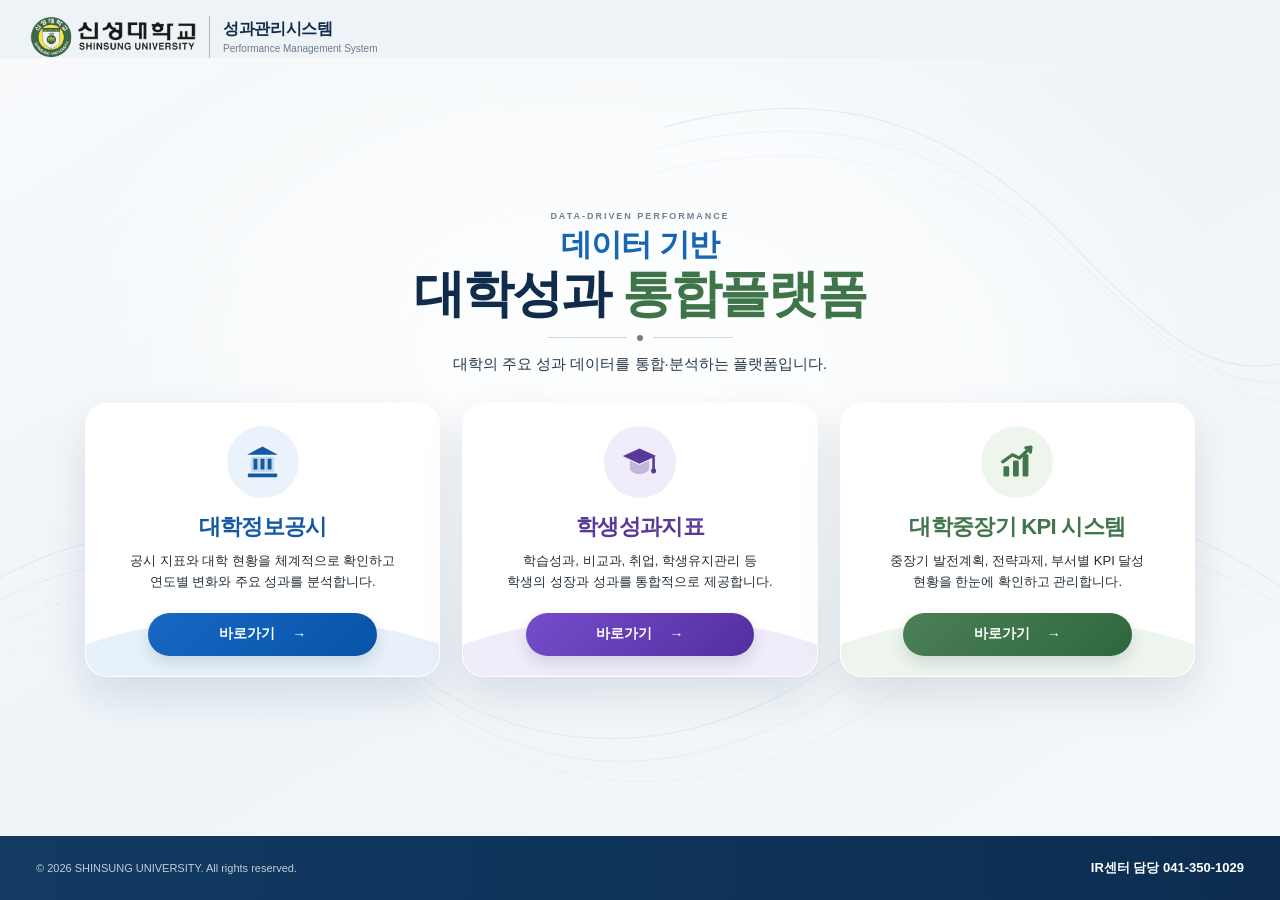
<file: index.html>
<!DOCTYPE html>
<html lang="ko">
<head>
  <meta charset="UTF-8">
  <meta name="viewport" content="width=device-width, initial-scale=1.0">
  <meta name="description" content="신성대학교 데이터 기반 대학성과 통합플랫폼">
  <title>신성대학교 대학성과 통합플랫폼</title>
  <link rel="stylesheet" href="style.css">
</head>
<body>
  <div class="portal-page">
    <header class="portal-header">
      <div class="brand-area">
        <img class="university-logo" src="logo.png" alt="신성대학교">
        <span class="brand-divider" aria-hidden="true"></span>
        <div class="system-name">
          <strong>성과관리시스템</strong>
          <span>Performance Management System</span>
        </div>
      </div>
    </header>

    <main class="portal-main">
      <svg class="background-art" viewBox="0 0 1600 900" preserveAspectRatio="none" aria-hidden="true">
        <defs>
          <linearGradient id="pageBg" x1="0" y1="0" x2="1" y2="1">
            <stop offset="0%" stop-color="#f8fafc"/>
            <stop offset="48%" stop-color="#eef4f8"/>
            <stop offset="100%" stop-color="#f5f8fa"/>
          </linearGradient>
          <radialGradient id="centerGlow" cx="50%" cy="38%" r="48%">
            <stop offset="0%" stop-color="#ffffff" stop-opacity=".96"/>
            <stop offset="55%" stop-color="#ffffff" stop-opacity=".64"/>
            <stop offset="100%" stop-color="#ffffff" stop-opacity="0"/>
          </radialGradient>
          <linearGradient id="waveBlue" x1="0" y1="0" x2="1" y2="1">
            <stop offset="0%" stop-color="#aecbe5" stop-opacity=".10"/>
            <stop offset="100%" stop-color="#91b5d6" stop-opacity=".32"/>
          </linearGradient>
          <pattern id="dotPattern" width="14" height="14" patternUnits="userSpaceOnUse">
            <circle cx="2" cy="2" r="1.2" fill="#a9bfd2" opacity=".38"/>
          </pattern>
        </defs>

        <rect width="1600" height="900" fill="url(#pageBg)"/>
        <rect width="1600" height="900" fill="url(#centerGlow)"/>

        <path d="M-80 645 C180 485, 310 550, 505 700 C680 835, 920 810, 1110 650 C1315 478, 1450 500, 1680 665"
              fill="none" stroke="#9ebfda" stroke-opacity=".20" stroke-width="1.4"/>
        <path d="M-90 675 C170 515, 330 580, 525 730 C700 860, 925 835, 1130 680 C1325 525, 1480 535, 1700 700"
              fill="none" stroke="#9ebfda" stroke-opacity=".14" stroke-width="1.2"/>
        <path d="M-100 705 C190 545, 345 610, 545 755 C720 880, 960 860, 1150 710 C1350 550, 1510 565, 1720 735"
              fill="none" stroke="#9ebfda" stroke-opacity=".10" stroke-width="1.2"/>

        <path d="M830 80 C1060 20, 1210 90, 1340 215 C1485 355, 1550 390, 1680 325"
              fill="none" stroke="#9ebfda" stroke-opacity=".23" stroke-width="1.4"/>
        <path d="M820 105 C1055 48, 1215 115, 1360 245 C1490 360, 1565 410, 1690 350"
              fill="none" stroke="#9ebfda" stroke-opacity=".15" stroke-width="1.2"/>
        <path d="M820 132 C1060 78, 1230 145, 1380 270 C1510 378, 1585 430, 1710 380"
              fill="none" stroke="#9ebfda" stroke-opacity=".10" stroke-width="1.1"/>

        <rect x="10" y="455" width="225" height="235" fill="url(#dotPattern)" opacity=".50"/>
        <rect x="1375" y="330" width="210" height="230" fill="url(#dotPattern)" opacity=".42"/>
      </svg>

      <section class="hero-copy" aria-labelledby="portal-title">
        <p class="eyebrow">DATA-DRIVEN PERFORMANCE</p>
        <h1 id="portal-title">
          <span>데이터 기반</span>
          대학성과 <em>통합플랫폼</em>
        </h1>
        <div class="title-rule" aria-hidden="true"><i></i></div>
        <p class="description">대학의 주요 성과 데이터를 통합·분석하는 플랫폼입니다.</p>
      </section>

      <section class="service-grid" aria-label="주요 시스템 바로가기">
        <article class="service-card blue-card">
          <div class="icon-circle">
            <svg viewBox="0 0 64 64" fill="none" aria-hidden="true">
              <path d="M32 7 8 20h48L32 7Z" fill="currentColor"/>
              <rect x="14" y="23" width="36" height="24" rx="3" fill="currentColor" opacity=".18"/>
              <rect x="18" y="26" width="6" height="17" rx="1" fill="currentColor"/>
              <rect x="29" y="26" width="6" height="17" rx="1" fill="currentColor"/>
              <rect x="40" y="26" width="6" height="17" rx="1" fill="currentColor"/>
              <rect x="9" y="49" width="46" height="6" rx="2" fill="currentColor"/>
            </svg>
          </div>
          <h2>대학정보공시</h2>
          <p>공시 지표와 대학 현황을 체계적으로 확인하고<br>연도별 변화와 주요 성과를 분석합니다.</p>
         <a href="https://shinsungir.github.io/shinsungir/dashboard.html"
   target="_blank"
   rel="noopener noreferrer">
  바로가기 <span>→</span>
</a>
        </article>

        
        <article class="service-card purple-card">
          <div class="icon-circle">
            <svg viewBox="0 0 64 64" fill="none" aria-hidden="true">
              <path d="M32 10 6 22l26 12 26-12L32 10Z" fill="currentColor"/>
              <path d="M17 29v12c0 5 7 9 15 9s15-4 15-9V29L32 36 17 29Z" fill="currentColor" opacity=".30"/>
              <path d="M54 25v16" stroke="currentColor" stroke-width="4" stroke-linecap="round"/>
              <circle cx="54" cy="45" r="4" fill="currentColor"/>
            </svg>
          </div>
          <h2>학생성과지표</h2>
          <p>학습성과, 비교과, 취업, 학생유지관리 등<br>학생의 성장과 성과를 통합적으로 제공합니다.</p>
          <a href="https://app.powerbi.com/view?r=eyJrIjoiZDZhZWU0MGUtOGQ0My00NTRiLTliMzUtMmVjNWMxODRhMjM4IiwidCI6IjliZThhN2JmLThkNTUtNDAwNi05ZTdmLWY5MWZkMWMyOTYxMSJ9"
   target="_blank"
   rel="noopener noreferrer">
  바로가기 <span>→</span>
</a>
        </article>

        <article class="service-card green-card">
          <div class="icon-circle">
            <svg viewBox="0 0 64 64" fill="none" aria-hidden="true">
              <rect x="10" y="38" width="9" height="16" rx="2" fill="currentColor"/>
              <rect x="25" y="29" width="9" height="25" rx="2" fill="currentColor"/>
              <rect x="40" y="19" width="9" height="35" rx="2" fill="currentColor"/>
              <path d="M9 31 24 20l11 5 17-16" stroke="currentColor" stroke-width="5" stroke-linecap="round" stroke-linejoin="round"/>
              <path d="m45 9 8-1-1 8" stroke="currentColor" stroke-width="5" stroke-linecap="round" stroke-linejoin="round"/>
            </svg>
          </div>
          <h2>대학중장기 KPI 시스템</h2>
          <p>중장기 발전계획, 전략과제, 부서별 KPI 달성<br>현황을 한눈에 확인하고 관리합니다.</p>
          <a href="http://kpi.shinsung.ac.kr:2100/" target="_blank" rel="noopener noreferrer">
            바로가기 <span>→</span>
          </a>
        </article>
      </section>
    </main>

    <footer class="portal-footer">
      <span>© 2026 SHINSUNG UNIVERSITY. All rights reserved.</span>
      <strong> IR센터 담당 041-350-1029</strong>
    </footer>
  </div>
</body>
</html>
</file>
<file: style.css>
:root{
  --navy:#102c4a;
  --blue:#1f61ad;
  --purple:#5b3f9c;
  --green:#3f7048;
  --muted:#606d7b;
  --footer:#0d3157;
  --shadow:0 18px 42px rgba(22,49,78,.12);
}
*{box-sizing:border-box}
html,body{margin:0;width:100%;height:100%;overflow:hidden}
body{
  font-family:"Pretendard","Noto Sans KR","Apple SD Gothic Neo","Malgun Gothic",sans-serif;
  color:#202d3e;
  background:#eef3f7;
}
a{color:inherit;text-decoration:none}
.portal-page{
  width:100vw;
  height:100vh;
  display:grid;
  grid-template-rows:auto 1fr auto;
  overflow:hidden;
}
.portal-header{
  position:relative;
  z-index:5;
  padding:16px 30px 0;
}
.brand-area{
  display:flex;
  align-items:center;
  gap:13px;
}
.university-logo{
  display:block;
  width:166px;
  height:auto;
}
.brand-divider{
  width:1px;
  height:42px;
  background:rgba(18,46,76,.28);
}
.system-name strong{
  display:block;
  color:var(--navy);
  font-size:16px;
  line-height:1.18;
  font-weight:800;
  letter-spacing:-.35px;
}
.system-name span{
  display:block;
  margin-top:4px;
  color:#6f7c8b;
  font-size:10px;
}
.portal-main{
  position:relative;
  min-height:0;
  padding:18px 32px 24px;
  display:flex;
  flex-direction:column;
  align-items:center;
  justify-content:center;
  overflow:hidden;
}
.background-art{
  position:absolute;
  inset:0;
  width:100%;
  height:100%;
}
.hero-copy{
  position:relative;
  z-index:2;
  width:min(840px,100%);
  margin-bottom:28px;
  text-align:center;
}
.eyebrow{
  margin:0 0 7px;
  color:#6f7f93;
  font-size:9px;
  font-weight:800;
  letter-spacing:.22em;
}
.hero-copy h1{
  margin:0;
  color:var(--navy);
  font-size:clamp(36px,4vw,56px);
  line-height:1.08;
  letter-spacing:-2.1px;
  font-weight:900;
}
.hero-copy h1 span{
  display:block;
  margin-bottom:4px;
  color:#1766b4;
  font-size:.60em;
  letter-spacing:-.8px;
}
.hero-copy h1 em{
  color:#3d7448;
  font-style:normal;
}
.title-rule{
  display:flex;
  align-items:center;
  gap:10px;
  width:185px;
  margin:14px auto 11px;
}
.title-rule::before,
.title-rule::after{
  content:"";
  flex:1;
  height:1px;
  background:rgba(35,61,88,.20);
}
.title-rule i{
  width:6px;
  height:6px;
  border-radius:50%;
  background:#6f7d8c;
}
.description{
  margin:0;
  color:#263849;
  font-size:15px;
  line-height:1.55;
}
.service-grid{
  position:relative;
  z-index:2;
  width:min(1110px,92vw);
  display:grid;
  grid-template-columns:repeat(3,1fr);
  gap:22px;
}
.service-card{
  min-height:245px;
  padding:22px 24px 20px;
  border:1px solid rgba(255,255,255,.90);
  border-radius:22px;
  background:rgba(255,255,255,.94);
  box-shadow:var(--shadow);
  display:flex;
  flex-direction:column;
  align-items:center;
  overflow:hidden;
  position:relative;
  transition:transform .2s ease, box-shadow .2s ease;
}
.service-card::after{
  content:"";
  position:absolute;
  left:-8%;
  right:-8%;
  bottom:-48px;
  height:105px;
  border-radius:50%;
  opacity:.24;
}
.blue-card::after{background:#9ec5eb}
.purple-card::after{background:#c4b0e9}
.green-card::after{background:#b7d6b9}
.service-card:hover{
  transform:translateY(-4px);
  box-shadow:0 24px 52px rgba(22,49,78,.16);
}
.icon-circle{
  width:72px;
  height:72px;
  margin-bottom:15px;
  border-radius:50%;
  display:grid;
  place-items:center;
}
.icon-circle svg{width:41px;height:41px}
.blue-card .icon-circle{color:#1459a6;background:#eaf3fc}
.purple-card .icon-circle{color:#573999;background:#f1ecf9}
.green-card .icon-circle{color:#42754d;background:#edf5ed}
.service-card h2{
  margin:0 0 8px;
  font-size:22px;
  line-height:1.3;
  letter-spacing:-.7px;
  text-align:center;
}
.blue-card h2{color:#1459a6}
.purple-card h2{color:#573999}
.green-card h2{color:#42754d}
.service-card p{
  margin:0 0 20px;
  color:#222d37;
  font-size:13px;
  line-height:1.65;
  text-align:center;
  flex:1;
}
.service-card a{
  position:relative;
  z-index:2;
  width:75%;
  min-height:43px;
  border-radius:999px;
  color:white;
  display:flex;
  align-items:center;
  justify-content:center;
  gap:17px;
  font-size:14px;
  font-weight:800;
  box-shadow:0 7px 15px rgba(24,49,77,.14);
}
.blue-card a{background:linear-gradient(135deg,#1768c4,#0753a7)}
.purple-card a{background:linear-gradient(135deg,#754dcc,#532e9e)}
.green-card a{background:linear-gradient(135deg,#4c8057,#2f673d)}
.portal-footer{
  min-height:64px;
  padding:0 36px;
  background:linear-gradient(90deg,#123a63,#0c2d50);
  color:white;
  display:flex;
  align-items:center;
  justify-content:space-between;
  gap:24px;
}
.portal-footer span{
  color:rgba(255,255,255,.74);
  font-size:11px;
}
.portal-footer strong{
  font-size:13px;
  font-weight:700;
}

@media(max-height:820px) and (min-width:901px){
  .portal-header{padding-top:10px}
  .university-logo{width:145px}
  .brand-divider{height:36px}
  .system-name strong{font-size:14px}
  .system-name span{font-size:9px}
  .portal-main{padding-top:8px;padding-bottom:15px}
  .hero-copy{margin-bottom:18px}
  .hero-copy h1{font-size:46px}
  .description{font-size:13px}
  .service-card{min-height:212px;padding:18px 20px 16px}
  .icon-circle{width:59px;height:59px;margin-bottom:10px}
  .icon-circle svg{width:34px;height:34px}
  .service-card h2{font-size:19px}
  .service-card p{font-size:12px;margin-bottom:14px}
  .service-card a{min-height:37px;font-size:12px}
  .portal-footer{min-height:50px}
}

@media(max-width:900px){
  html,body{height:auto;overflow-y:auto}
  .portal-page{height:auto;min-height:100vh}
  .portal-main{padding:48px 20px 38px}
  .service-grid{
    width:min(620px,92vw);
    grid-template-columns:1fr;
  }
  .portal-footer{
    padding:16px 20px;
    flex-direction:column;
    align-items:flex-start;
  }
}
</file>
